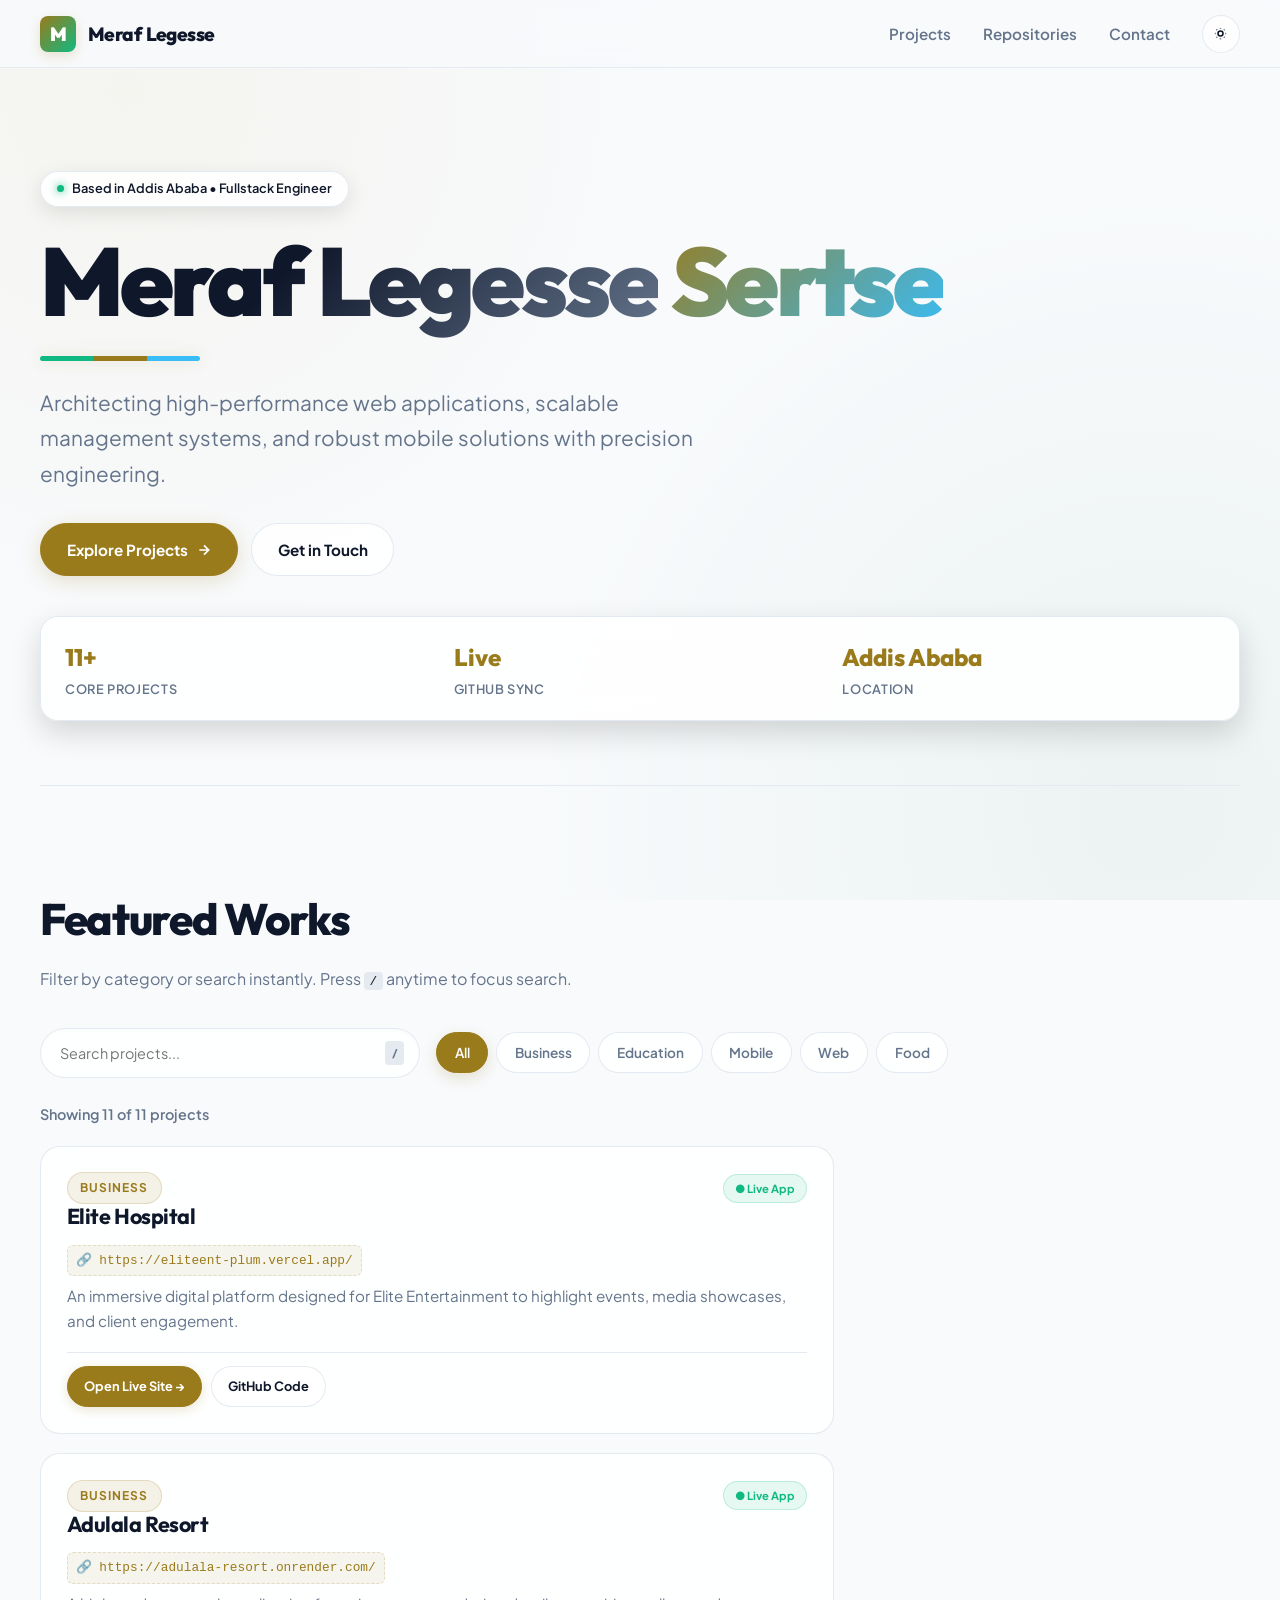
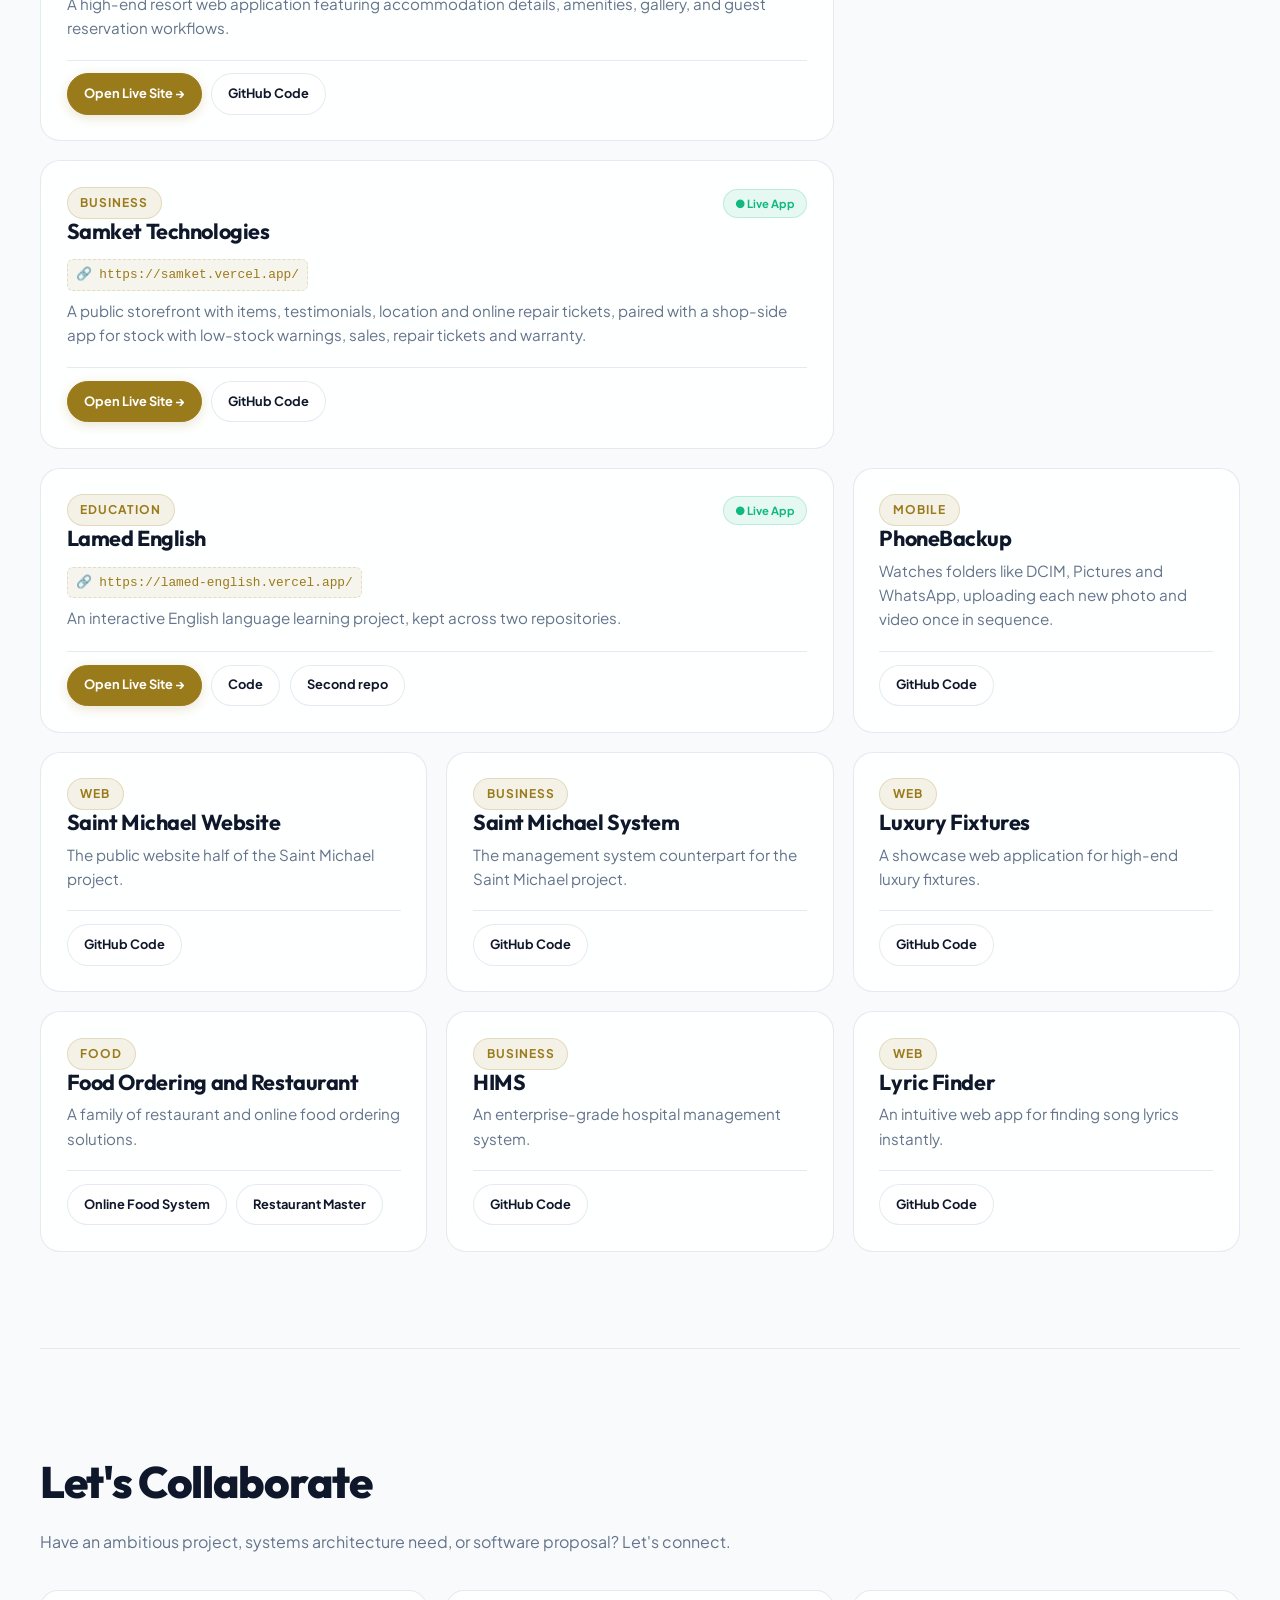
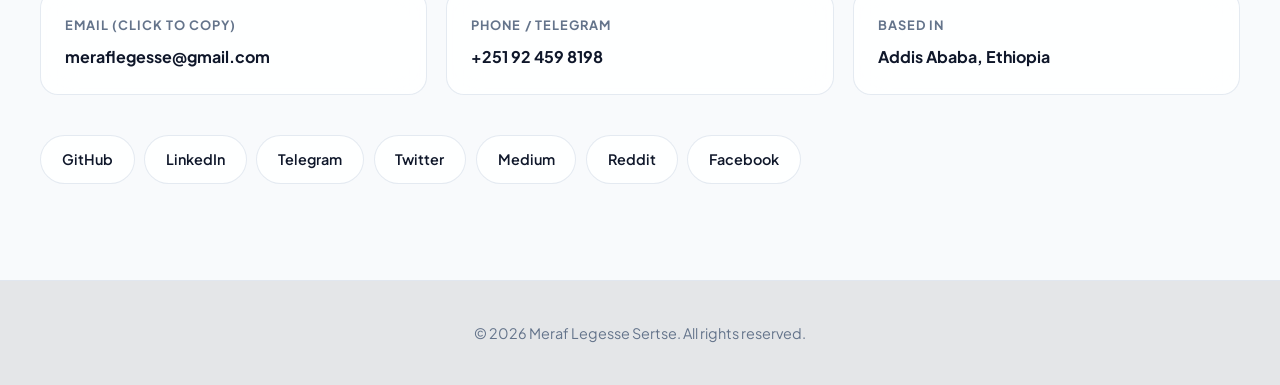
<file: index.html>
<!doctype html>
<html lang="en">
  <head>
    <meta charset="utf-8" />
    <title>Meraf Legesse Sertse | Fullstack Engineer & Systems Architect</title>
    <meta name="viewport" content="width=device-width, initial-scale=1" />
    <meta
      name="description"
      content="Meraf Legesse Sertse (mafi) is a fullstack developer in Addis Ababa, Ethiopia. Explore high-performance web applications, management systems, and mobile solutions."
    />
    <meta name="theme-color" content="#07090E" />
    <link rel="canonical" href="https://meraf.github.io/" />
    <link rel="icon" href="favicons.svg" type="image/svg+xml" />
    <meta
      property="og:title"
      content="Meraf Legesse Sertse | Fullstack Engineer"
    />
    <meta
      property="og:description"
      content="Websites, enterprise management systems, and mobile apps built in Addis Ababa. Explore live deployments & repositories."
    />
    <meta property="og:type" content="website" />
    <meta property="og:url" content="https://meraf.github.io/" />
    <script type="application/ld+json">
      {
        "@context": "https://schema.org",
        "@type": "Person",
        "name": "Meraf Legesse Sertse",
        "alternateName": "mafi",
        "jobTitle": "Fullstack Developer",
        "url": "https://meraf.github.io/",
        "email": "mailto:meraflegesse@gmail.com",
        "telephone": "+251924598198",
        "address": {
          "@type": "PostalAddress",
          "addressLocality": "Addis Ababa",
          "addressCountry": "ET"
        },
        "sameAs": [
          "https://github.com/meraf",
          "https://linkedin.com/in/meraf-legesse",
          "https://twitter.com/meraf_legesse",
          "https://medium.com/@meraflegesse",
          "https://t.me/meraf_legesse"
        ]
      }
    </script>
    <script>
      try {
        var t =
          localStorage.getItem("t") ||
          (matchMedia("(prefers-color-scheme:light)").matches
            ? "light"
            : "dark");
      } catch (e) {
        t = "dark";
      }
      document.documentElement.dataset.theme = t;
    </script>
    <link rel="preconnect" href="https://fonts.googleapis.com" />
    <link rel="preconnect" href="https://fonts.gstatic.com" crossorigin />
    <link
      rel="stylesheet"
      href="https://fonts.googleapis.com/css2?family=Plus+Jakarta+Sans:wght@400;500;600;700&family=Outfit:wght@600;700;800;900&display=swap"
    />
    <style>
      :root {
        --bg: #07090e;
        --bg-glow:
          radial-gradient(
            circle at 10% 10%,
            rgba(212, 175, 55, 0.07) 0%,
            transparent 40%
          ),
          radial-gradient(
            circle at 90% 90%,
            rgba(16, 185, 129, 0.06) 0%,
            transparent 45%
          );
        --sf: rgba(15, 20, 32, 0.75);
        --sf-hover: rgba(22, 29, 46, 0.9);
        --ln: rgba(40, 50, 75, 0.6);
        --ln-hover: rgba(212, 175, 25, 0.5);
        --tx: #f3f4f6;
        --mu: #9ca3af;
        --ac: #d4af37;
        --ac-rgb: 212, 175, 55;
        --ac-glow: rgba(212, 175, 55, 0.25);
        --oa: #07090e;
        color-scheme: dark;
      }
      :root[data-theme="light"] {
        --bg: #f8fafc;
        --bg-glow:
          radial-gradient(
            circle at 10% 10%,
            rgba(180, 140, 20, 0.05) 0%,
            transparent 40%
          ),
          radial-gradient(
            circle at 90% 90%,
            rgba(11, 107, 58, 0.05) 0%,
            transparent 45%
          );
        --sf: rgba(255, 255, 255, 0.85);
        --sf-hover: rgba(255, 255, 255, 1);
        --ln: rgba(226, 232, 240, 0.9);
        --ln-hover: rgba(180, 140, 20, 0.5);
        --tx: #0f172a;
        --mu: #64748b;
        --ac: #9a7b1c;
        --ac-rgb: 154, 123, 28;
        --ac-glow: rgba(154, 123, 28, 0.2);
        --oa: #ffffff;
        color-scheme: light;
      }
      * {
        box-sizing: border-box;
      }
      html {
        scroll-behavior: smooth;
        scroll-padding-top: 5rem;
      }
      body {
        margin: 0;
        width: 100%;
        max-width: 100vw;
        overflow-x: hidden;
        background: var(--bg);
        background-image: var(--bg-glow);
        background-attachment: fixed;
        color: var(--tx);
        font:
          400 1rem/1.7 "Plus Jakarta Sans",
          system-ui,
          sans-serif;
        -webkit-text-size-adjust: 100%;
      }
      a {
        color: inherit;
        text-decoration: none;
      }
      h1,
      h2,
      h3 {
        font-family: "Outfit", system-ui, sans-serif;
        margin: 0;
      }
      .wrap {
        width: min(1200px, 100% - 1.5rem);
        margin-inline: auto;
      }
      :focus-visible {
        outline: 3px solid var(--ac);
        outline-offset: 3px;
      }

      #progress {
        position: fixed;
        top: 0;
        left: 0;
        height: 3px;
        background: linear-gradient(90deg, var(--ac), #10b981);
        width: 0%;
        z-index: 1000;
        transition: width 0.1s linear;
      }

      /* Ultra-Slim Responsive Navbar */
      .nav {
        position: sticky;
        top: 0;
        z-index: 100;
        background: color-mix(in srgb, var(--bg) 85%, transparent);
        backdrop-filter: blur(20px);
        -webkit-backdrop-filter: blur(20px);
        border-bottom: 1px solid var(--ln);
        transition: border-color 0.3s;
      }
      .nav .wrap {
        display: flex;
        align-items: center;
        justify-content: space-between;
        height: 4.2rem;
        gap: 0.5rem;
      }
      .logo-badge {
        display: flex;
        align-items: center;
        gap: 0.5rem;
        font:
          800 0.95rem "Outfit",
          sans-serif;
        letter-spacing: -0.03em;
        white-space: nowrap;
        margin-right: auto;
      }
      .logo-icon {
        width: 30px;
        height: 30px;
        border-radius: 8px;
        background: linear-gradient(135deg, var(--ac), #10b981);
        display: grid;
        place-content: center;
        color: var(--oa);
        font-weight: 900;
        box-shadow: 0 4px 12px var(--ac-glow);
      }

      .nav-right {
        display: flex;
        align-items: center;
        gap: 1rem;
        margin-left: auto;
      }
      .nav-links {
        display: flex;
        align-items: center;
        gap: 0.8rem;
      }
      .nav-links a {
        color: var(--mu);
        font-weight: 600;
        font-size: 0.825rem;
        transition: color 0.2s;
        white-space: nowrap;
      }
      .nav-links a:hover {
        color: var(--tx);
      }
      .nav-repos {
        display: none;
      } /* Hidden on small mobile screens */

      #th {
        width: 34px;
        height: 34px;
        border-radius: 50%;
        background: var(--sf);
        border: 1px solid var(--ln);
        color: var(--tx);
        display: grid;
        place-content: center;
        cursor: pointer;
        padding: 0;
        transition: all 0.2s;
        flex-shrink: 0;
      }
      #th:hover {
        border-color: var(--ac);
        background: var(--sf-hover);
      }

      @media (min-width: 480px) {
        .logo-badge {
          font-size: 1.1rem;
          gap: 0.75rem;
        }
        .logo-icon {
          width: 36px;
          height: 36px;
        }
        .nav-repos {
          display: inline;
        } /* Appears on screens 480px and wider */
        .nav-links {
          gap: 1.4rem;
        }
        .nav-links a {
          font-size: 0.9rem;
        }
        .nav-right {
          gap: 1.4rem;
        }
      }

      @media (min-width: 768px) {
        .logo-badge {
          font-size: 1.2rem;
        }
        .nav-links {
          gap: 2rem;
        }
        .nav-links a {
          font-size: 0.95rem;
        }
        .nav-right {
          gap: 2rem;
        }
        #th {
          width: 38px;
          height: 38px;
        }
      }

      .hero {
        padding: clamp(3rem, 8vw, 8rem) 0 clamp(2.5rem, 5vw, 4rem);
        position: relative;
      }
      .status-pill {
        display: inline-flex;
        align-items: center;
        gap: 0.5rem;
        padding: 0.4rem 1rem;
        border-radius: 999px;
        background: var(--sf);
        border: 1px solid var(--ln);
        font-size: 0.8rem;
        font-weight: 600;
        margin-bottom: 1.5rem;
        box-shadow: 0 6px 20px rgba(0, 0, 0, 0.1);
        max-width: 100%;
        overflow: hidden;
        text-overflow: ellipsis;
        white-space: nowrap;
      }
      .status-dot {
        width: 7px;
        height: 7px;
        border-radius: 50%;
        background: #10b981;
        box-shadow: 0 0 8px #10b981;
        animation: pulse 2s infinite;
        flex-shrink: 0;
      }
      @keyframes pulse {
        0% {
          opacity: 1;
        }
        50% {
          opacity: 0.3;
        }
        100% {
          opacity: 1;
        }
      }
      .hero h1 {
        font-weight: 900;
        font-size: clamp(2.4rem, 8.5vw, 6rem);
        line-height: 1.05;
        letter-spacing: -0.04em;
        margin-bottom: 1.2rem;
        word-break: break-word;
      }
      .hero h1 span {
        background: linear-gradient(135deg, var(--tx) 40%, var(--mu));
        -webkit-background-clip: text;
        -webkit-text-fill-color: transparent;
      }
      .hero h1 span.highlight {
        background: linear-gradient(135deg, var(--ac), #38bdf8);
        -webkit-background-clip: text;
        -webkit-text-fill-color: transparent;
      }
      .stripe {
        display: block;
        height: 5px;
        width: 160px;
        margin: 1.5rem 0;
        border-radius: 3px;
        background: linear-gradient(
          90deg,
          #10b981 0 33.3%,
          var(--ac) 33.3% 66.6%,
          #38bdf8 66.6%
        );
        box-shadow: 0 0 15px var(--ac-glow);
      }
      .lead {
        font-size: clamp(1.05rem, 2.2vw, 1.3rem);
        color: var(--mu);
        max-width: 44ch;
        margin: 0 0 2rem;
        line-height: 1.7;
      }
      .cta-group {
        display: flex;
        flex-wrap: wrap;
        gap: 0.8rem;
        align-items: center;
        margin-bottom: 2.5rem;
      }
      .btn {
        display: inline-flex;
        align-items: center;
        justify-content: center;
        gap: 0.5rem;
        padding: 0.8rem 1.6rem;
        border-radius: 999px;
        background: var(--ac);
        color: var(--oa);
        font-weight: 700;
        text-decoration: none;
        border: 1px solid var(--ac);
        box-shadow: 0 5px 20px var(--ac-glow);
        transition: all 0.3s cubic-bezier(0.16, 1, 0.3, 1);
        font-size: 0.95rem;
      }
      .btn:hover {
        transform: translateY(-2px);
        box-shadow: 0 8px 25px var(--ac-glow);
      }
      .btn.ghost {
        background: var(--sf);
        color: var(--tx);
        border-color: var(--ln);
        box-shadow: none;
      }
      .btn.ghost:hover {
        border-color: var(--ac);
        background: var(--sf-hover);
      }

      .stats-bar {
        display: grid;
        grid-template-columns: repeat(auto-fit, minmax(140px, 1fr));
        gap: 1rem;
        padding: 1.2rem 1.5rem;
        border-radius: 18px;
        background: var(--sf);
        border: 1px solid var(--ln);
        backdrop-filter: blur(16px);
        box-shadow: 0 12px 30px rgba(0, 0, 0, 0.15);
      }
      .stat-item {
        display: flex;
        flex-direction: column;
        gap: 0.1rem;
      }
      .stat-num {
        font-family: "Outfit", sans-serif;
        font-size: 1.5rem;
        font-weight: 800;
        color: var(--ac);
      }
      .stat-lbl {
        font-size: 0.8rem;
        font-weight: 600;
        color: var(--mu);
        text-transform: uppercase;
        letter-spacing: 0.05em;
      }

      section {
        padding: clamp(4rem, 8vw, 6rem) 0;
        border-top: 1px solid var(--ln);
      }
      h2 {
        font-weight: 800;
        font-size: clamp(2rem, 4vw, 2.75rem);
        letter-spacing: -0.03em;
        margin-bottom: 0.5rem;
      }
      .sub {
        color: var(--mu);
        max-width: 58ch;
        margin: 0 0 2.2rem;
        font-size: 1rem;
      }

      .tools {
        display: flex;
        flex-wrap: wrap;
        gap: 1rem;
        align-items: center;
        margin-bottom: 1.5rem;
      }
      .search-wrapper {
        position: relative;
        flex: 1 1 240px;
        max-width: 380px;
      }
      #q {
        width: 100%;
        font: inherit;
        font-size: 0.9rem;
        color: var(--tx);
        background: var(--sf);
        border: 1px solid var(--ln);
        border-radius: 999px;
        padding: 0.75rem 2.8rem 0.75rem 1.2rem;
        transition: all 0.25s;
        box-shadow: inset 0 2px 4px rgba(0, 0, 0, 0.02);
      }
      #q:focus {
        border-color: var(--ac);
        background: var(--sf-hover);
        box-shadow: 0 0 0 4px var(--ac-glow);
      }
      .kbd-hint {
        position: absolute;
        right: 1rem;
        top: 50%;
        transform: translateY(-50%);
        background: var(--ln);
        color: var(--mu);
        font-size: 0.7rem;
        font-weight: 700;
        padding: 0.15rem 0.4rem;
        border-radius: 4px;
        pointer-events: none;
      }
      #chips {
        display: flex;
        flex-wrap: wrap;
        gap: 0.5rem;
      }
      #chips button {
        font: inherit;
        font-size: 0.85rem;
        font-weight: 600;
        cursor: pointer;
        color: var(--mu);
        background: var(--sf);
        border: 1px solid var(--ln);
        border-radius: 999px;
        padding: 0.5rem 1.1rem;
        transition: all 0.25s;
      }
      #chips button:hover {
        color: var(--tx);
        border-color: var(--ln-hover);
      }
      #chips button[aria-pressed="true"] {
        background: var(--ac);
        color: var(--oa);
        border-color: var(--ac);
        box-shadow: 0 5px 15px var(--ac-glow);
      }
      #count {
        color: var(--mu);
        margin: 0 0 1.2rem;
        font-size: 0.9rem;
        font-weight: 600;
      }

      /* Bento Grid Cards - Fully Responsive */
      #grid {
        display: grid;
        gap: 1.2rem;
        grid-template-columns: repeat(auto-fill, minmax(min(100%, 300px), 1fr));
      }
      .card {
        box-sizing: border-box;
        display: flex;
        flex-direction: column;
        justify-content: space-between;
        gap: 1.2rem;
        min-height: 240px;
        padding: 1.6rem;
        border: 1px solid var(--ln);
        border-radius: 20px;
        background: var(--sf);
        backdrop-filter: blur(16px);
        transition: all 0.3s cubic-bezier(0.16, 1, 0.3, 1);
        position: relative;
        overflow: hidden;
        word-break: break-word;
      }
      .card::before {
        content: "";
        position: absolute;
        inset: 0;
        background: radial-gradient(
          600px circle at var(--mouse-x, 0) var(--mouse-y, 0),
          rgba(212, 175, 55, 0.08),
          transparent 40%
        );
        opacity: 0;
        transition: opacity 0.3s;
        pointer-events: none;
      }
      .card:hover {
        border-color: var(--ln-hover);
        transform: translateY(-4px);
        box-shadow: 0 15px 30px rgba(0, 0, 0, 0.2);
      }
      .card:hover::before {
        opacity: 1;
      }
      .card-top {
        display: flex;
        align-items: center;
        justify-content: space-between;
        flex-wrap: wrap;
        gap: 0.5rem;
      }
      .card h3 {
        font-size: 1.35rem;
        line-height: 1.2;
        font-weight: 700;
        letter-spacing: -0.02em;
        margin-bottom: 0.4rem;
      }
      .card p {
        margin: 0;
        color: var(--mu);
        font-size: 0.95rem;
        line-height: 1.6;
      }
      .url-display {
        display: inline-block;
        font-size: 0.8rem;
        font-family: monospace;
        color: var(--ac);
        background: rgba(var(--ac-rgb), 0.08);
        padding: 0.25rem 0.5rem;
        border-radius: 6px;
        margin: 0.5rem 0;
        word-break: break-all;
        border: 1px dashed rgba(var(--ac-rgb), 0.2);
      }
      .card.big {
        grid-column: span 1;
      }
      @media (min-width: 768px) {
        .card.big {
          grid-column: span 2;
        }
      }
      .cat {
        display: inline-flex;
        align-items: center;
        gap: 0.4rem;
        font-size: 0.75rem;
        font-weight: 700;
        text-transform: uppercase;
        letter-spacing: 0.08em;
        color: var(--ac);
        background: rgba(var(--ac-rgb), 0.1);
        padding: 0.3rem 0.8rem;
        border-radius: 999px;
        border: 1px solid rgba(var(--ac-rgb), 0.2);
      }
      .live-indicator {
        display: inline-flex;
        align-items: center;
        gap: 0.3rem;
        font-size: 0.7rem;
        font-weight: 700;
        color: #10b981;
        background: rgba(16, 185, 129, 0.1);
        padding: 0.25rem 0.7rem;
        border-radius: 999px;
        border: 1px solid rgba(16, 185, 129, 0.2);
      }
      .card-actions {
        display: flex;
        flex-wrap: wrap;
        gap: 0.6rem;
        margin-top: auto;
        padding-top: 0.8rem;
        border-top: 1px solid var(--ln);
      }
      .btn-card {
        display: inline-flex;
        align-items: center;
        justify-content: center;
        gap: 0.4rem;
        padding: 0.55rem 1rem;
        border-radius: 999px;
        font-size: 0.8rem;
        font-weight: 700;
        text-decoration: none;
        transition: all 0.2s;
        white-space: nowrap;
      }
      .btn-card.primary {
        background: var(--ac);
        color: var(--oa);
        border: 1px solid var(--ac);
        box-shadow: 0 3px 12px var(--ac-glow);
      }
      .btn-card.primary:hover {
        transform: translateY(-1px);
        box-shadow: 0 5px 15px var(--ac-glow);
      }
      .btn-card.ghost {
        background: var(--sf);
        color: var(--tx);
        border: 1px solid var(--ln);
      }
      .btn-card.ghost:hover {
        border-color: var(--ac);
        background: var(--sf-hover);
      }

      #none {
        color: var(--mu);
        padding: 3rem 0;
        text-align: center;
        font-size: 1.05rem;
      }

      .rl {
        list-style: none;
        margin: 0;
        padding: 0;
        display: grid;
        gap: 1.2rem;
        grid-template-columns: repeat(auto-fill, minmax(min(100%, 300px), 1fr));
      }
      .rl a {
        display: flex;
        flex-direction: column;
        gap: 0.7rem;
        height: 100%;
        padding: 1.5rem;
        border: 1px solid var(--ln);
        border-radius: 18px;
        background: var(--sf);
        backdrop-filter: blur(16px);
        text-decoration: none;
        transition: all 0.3s;
        word-break: break-word;
      }
      .rl a:hover {
        border-color: var(--ln-hover);
        transform: translateY(-3px);
        box-shadow: 0 12px 25px rgba(0, 0, 0, 0.15);
      }
      .rl b {
        font-family: "Outfit", sans-serif;
        font-size: 1.15rem;
        letter-spacing: -0.01em;
      }
      .rl span {
        color: var(--mu);
        font-size: 0.9rem;
        display: -webkit-box;
        -webkit-line-clamp: 2;
        -webkit-box-orient: vertical;
        overflow: hidden;
        flex-grow: 1;
      }
      .rl i {
        display: flex;
        align-items: center;
        justify-content: space-between;
        font-style: normal;
        color: var(--mu);
        font-size: 0.8rem;
        margin-top: auto;
        padding-top: 0.8rem;
        border-top: 1px solid var(--ln);
      }
      .rl em {
        background: rgba(var(--ac-rgb), 0.1);
        color: var(--ac);
        padding: 0.2rem 0.6rem;
        border-radius: 6px;
        font-style: normal;
        font-weight: 700;
      }
      .err {
        color: var(--mu);
        padding: 2rem 0;
      }

      .cg {
        display: grid;
        gap: 1.2rem;
        grid-template-columns: repeat(auto-fit, minmax(min(100%, 280px), 1fr));
        margin-bottom: 2.5rem;
      }
      .cg > * {
        display: flex;
        flex-direction: column;
        gap: 0.4rem;
        margin: 0;
        padding: 1.5rem;
        border: 1px solid var(--ln);
        border-radius: 18px;
        background: var(--sf);
        backdrop-filter: blur(16px);
        text-decoration: none;
        word-break: break-word;
        transition: all 0.3s;
      }
      .cg a:hover,
      .copy-box:hover {
        border-color: var(--ln-hover);
        transform: translateY(-2px);
        box-shadow: 0 10px 25px rgba(0, 0, 0, 0.1);
      }
      .copy-box {
        cursor: pointer;
        position: relative;
      }
      .copy-feedback {
        position: absolute;
        top: 1rem;
        right: 1rem;
        background: var(--ac);
        color: var(--oa);
        font-size: 0.7rem;
        font-weight: 800;
        padding: 0.2rem 0.5rem;
        border-radius: 4px;
        opacity: 0;
        transition: opacity 0.2s;
      }
      .cg small {
        color: var(--mu);
        font-size: 0.8rem;
        font-weight: 700;
        text-transform: uppercase;
        letter-spacing: 0.08em;
      }
      .cg span,
      .cg a {
        font-weight: 700;
        font-size: 1rem;
      }
      .soc {
        list-style: none;
        margin: 0;
        padding: 0;
        display: flex;
        flex-wrap: wrap;
        gap: 0.6rem;
      }
      .soc a {
        display: inline-flex;
        align-items: center;
        gap: 0.5rem;
        padding: 0.7rem 1.3rem;
        border: 1px solid var(--ln);
        border-radius: 999px;
        background: var(--sf);
        font-weight: 600;
        font-size: 0.9rem;
        transition: all 0.25s;
      }
      .soc a:hover {
        border-color: var(--ac);
        background: var(--sf-hover);
        transform: translateY(-2px);
        box-shadow: 0 6px 15px var(--ac-glow);
      }

      footer {
        border-top: 1px solid var(--ln);
        padding: 2.5rem 0;
        color: var(--mu);
        font-size: 0.9rem;
        background: color-mix(in srgb, var(--bg) 92%, #000 8%);
      }
      footer .wrap {
        display: flex;
        flex-wrap: wrap;
        align-items: center;
        justify-content: space-between;
        gap: 1rem;
      }

      @media (prefers-reduced-motion: reduce) {
        * {
          animation: none !important;
          transition: none !important;
          scroll-behavior: auto !important;
        }
      }
    </style>
  </head>
  <body>
    <div id="progress"></div>

    <nav class="nav">
      <div class="wrap">
        <a href="#" class="logo-badge">
          <div class="logo-icon">M</div>
          <span>Meraf Legesse</span>
        </a>
        <div class="nav-right">
          <div class="nav-links">
            <a href="#projects">Projects</a>
            <a href="#repos" class="nav-repos">Repositories</a>
            <a href="#contact">Contact</a>
          </div>
          <button id="th" type="button" aria-label="Toggle theme">
            <svg
              width="15"
              height="15"
              viewBox="0 0 24 24"
              fill="none"
              stroke="currentColor"
              stroke-width="2.5"
            >
              <path
                d="M12 3v1m0 16v1m9-9h-1M4 12H3m15.364 6.364l-.707-.707M6.343 6.343l-.707-.707m12.728 0l-.707.707M6.343 17.657l-.707.707M16 12a4 4 0 11-8 0 4 4 0 018 0z"
              />
            </svg>
          </button>
        </div>
      </div>
    </nav>

    <header class="hero wrap">
      <div class="status-pill">
        <span class="status-dot"></span>
        <span>Based in Addis Ababa • Fullstack Engineer</span>
      </div>
      <h1><span>Meraf Legesse</span><span class="highlight"> Sertse</span></h1>
      <i class="stripe"></i>
      <p class="lead">
        Architecting high-performance web applications, scalable management
        systems, and robust mobile solutions with precision engineering.
      </p>
      <div class="cta-group">
        <a class="btn" href="#projects">
          <span>Explore Projects</span>
          <svg
            width="16"
            height="16"
            viewBox="0 0 24 24"
            fill="none"
            stroke="currentColor"
            stroke-width="2.5"
          >
            <path d="M5 12h14m-7-7l7 7-7 7" />
          </svg>
        </a>
        <a class="btn ghost" href="#contact">Get in Touch</a>
      </div>

      <div class="stats-bar" id="statsBar">
        <div class="stat-item">
          <span class="stat-num" id="repoCountStat">11+</span>
          <span class="stat-lbl">Core Projects</span>
        </div>
        <div class="stat-item">
          <span class="stat-num" id="githubStarsStat">Live</span>
          <span class="stat-lbl">GitHub Sync</span>
        </div>
        <div class="stat-item">
          <span class="stat-num">Addis Ababa</span>
          <span class="stat-lbl">Location</span>
        </div>
      </div>
    </header>

    <main>
      <section id="projects" class="wrap">
        <h2>Featured Works</h2>
        <p class="sub">
          Filter by category or search instantly. Press
          <kbd
            style="
              background: var(--ln);
              padding: 0.1rem 0.35rem;
              border-radius: 4px;
              color: var(--tx);
              font-size: 0.8rem;
            "
            >/</kbd
          >
          anytime to focus search.
        </p>
        <div class="tools">
          <div class="search-wrapper">
            <input
              id="q"
              type="search"
              placeholder="Search projects..."
              aria-label="Search projects"
            />
            <span class="kbd-hint">/</span>
          </div>
          <div id="chips"></div>
        </div>
        <p id="count" aria-live="polite"></p>
        <div id="grid"></div>
        <p id="none" hidden>
          No projects match your search query. Try clearing filters or resetting
          search.
        </p>
        <noscript
          ><p>
            <a
              href="https://github.com/meraf?tab=repositories"
              target="_blank"
              rel="noopener"
              >Browse all projects directly on GitHub</a
            >
          </p></noscript
        >
      </section>

      <!-- <section id="repos" class="wrap">
        <h2>Public Repositories</h2>
        <p class="sub" id="rc">
          Fetching live public repositories from GitHub...
        </p>
        <ul class="rl" id="rl"></ul>
      </section> -->

      <section id="contact" class="wrap">
        <h2>Let's Collaborate</h2>
        <p class="sub">
          Have an ambitious project, systems architecture need, or software
          proposal? Let's connect.
        </p>
        <div class="cg">
          <div class="copy-box" id="copyEmailBtn" title="Click to copy email">
            <span class="copy-feedback" id="copyFeedback">Copied!</span>
            <small>Email (Click to Copy)</small>
            <span>meraflegesse@gmail.com</span>
          </div>
          <a href="tel:+251924598198">
            <small>Phone / Telegram</small>
            <span>+251 92 459 8198</span>
          </a>
          <div>
            <small>Based In</small>
            <span>Addis Ababa, Ethiopia</span>
          </div>
        </div>
        <ul class="soc">
          <li>
            <a href="https://github.com/meraf" target="_blank" rel="noopener"
              >GitHub</a
            >
          </li>
          <li>
            <a
              href="https://linkedin.com/in/meraf-legesse"
              target="_blank"
              rel="noopener"
              >LinkedIn</a
            >
          </li>
          <li>
            <a href="https://t.me/meraf_legesse" target="_blank" rel="noopener"
              >Telegram</a
            >
          </li>
          <li>
            <a
              href="https://twitter.com/meraf_legesse"
              target="_blank"
              rel="noopener"
              >Twitter</a
            >
          </li>
          <li>
            <a
              href="https://medium.com/@meraflegesse"
              target="_blank"
              rel="noopener"
              >Medium</a
            >
          </li>
          <li>
            <a
              href="https://www.reddit.com/user/Meraf_Legesse"
              target="_blank"
              rel="noopener"
              >Reddit</a
            >
          </li>
          <li>
            <a
              href="https://www.facebook.com/mafilegesse1"
              target="_blank"
              rel="noopener"
              >Facebook</a
            >
          </li>
        </ul>
      </section>
    </main>
    <footer
      style="
        display: flex;
        justify-content: center;
        align-items: center;
        text-align: center;
        width: 100%;
      "
    >
      <div class="">
        <span
          >© <span id="yr">2026</span> Meraf Legesse Sertse. All rights
          reserved.</span
        >
      </div>
    </footer>

    <script>
      const P = [
        {
          n: "Elite Hospital",
          c: "Business",
          s: 1,
          r: [["Code", "elite-ent"]],
          live: "https://eliteent-plum.vercel.app/",
          d: "Modern web platform for Elite Entertainment showcasing events and services.",
          l: "An immersive digital platform designed for Elite Entertainment to highlight events, media showcases, and client engagement.",
        },
        {
          n: "Adulala Resort",
          c: "Business",
          s: 1,
          r: [["Code", "adulala-resort"]],
          live: "https://adulala-resort.onrender.com/",
          d: "Official web platform and booking portal for Adulala Resort.",
          l: "A high-end resort web application featuring accommodation details, amenities, gallery, and guest reservation workflows.",
        },
        {
          n: "Samket Technologies",
          c: "Business",
          s: 1,
          r: [["Code", "SamketTechnologies"]],
          live: "https://samket.vercel.app/",
          d: "Website and shop system for a computer and mobile sales and repair business.",
          l: "A public storefront with items, testimonials, location and online repair tickets, paired with a shop-side app for stock with low-stock warnings, sales, repair tickets and warranty.",
        },
        {
          n: "Lamed English",
          c: "Education",
          s: 1,
          r: [
            ["Code", "Lamed-English"],
            ["Second repo", "lamed_english"],
          ],
          live: "https://lamed-english.vercel.app/",
          d: "English language learning project.",
          l: "An interactive English language learning project, kept across two repositories.",
        },
        {
          n: "PhoneBackup",
          c: "Mobile",
          r: [["Code", "PhoneBackup"]],
          live: "",
          d: "Android app that backs up new photos and videos to a private Telegram channel.",
          l: "Watches folders like DCIM, Pictures and WhatsApp, uploading each new photo and video once in sequence.",
        },
        {
          n: "Saint Michael Website",
          c: "Web",
          r: [["Code", "Saint-Michale-Website"]],
          live: "",
          d: "Public website for Saint Michael.",
          l: "The public website half of the Saint Michael project.",
        },
        {
          n: "Saint Michael System",
          c: "Business",
          r: [["Code", "Saint-Michale-System"]],
          live: "",
          d: "Management system built alongside the Saint Michael website.",
          l: "The management system counterpart for the Saint Michael project.",
        },
        {
          n: "Luxury Fixtures",
          c: "Web",
          r: [["Code", "luxury-fixtures"]],
          live: "",
          d: "Website for a luxury fixtures brand.",
          l: "A showcase web application for high-end luxury fixtures.",
        },
        {
          n: "Food Ordering and Restaurant",
          c: "Food",
          r: [
            ["Online Food System", "Online-Food-Ordering-System"],
            ["Restaurant Master", "online-food-and-restaurant-master"],
          ],
          live: "",
          d: "Restaurant and online food ordering systems in multiple versions.",
          l: "A family of restaurant and online food ordering solutions.",
        },
        {
          n: "HIMS",
          c: "Business",
          r: [["Code", "HIMS"]],
          live: "",
          d: "A fast, flexible and simple hospital management system.",
          l: "An enterprise-grade hospital management system.",
        },
        {
          n: "Lyric Finder",
          c: "Web",
          r: [["Code", "LyricFinder-"]],
          live: "",
          d: "An intuitive demo song and lyric finder.",
          l: "An intuitive web app for finding song lyrics instantly.",
        },
      ];

      const $ = (s) => document.querySelector(s),
        G = "https://github.com/meraf/",
        R = document.documentElement;
      let cat = "All",
        term = "";
      const cats = ["All", ...new Set(P.map((p) => p.c))];

      $("#chips").innerHTML = cats
        .map(
          (c) =>
            `<button type="button" aria-pressed="${c === "All"}">${c}</button>`,
        )
        .join("");

      function draw() {
        const L = P.filter(
          (p) =>
            (cat === "All" || p.c === cat) &&
            (p.n + " " + p.d + " " + p.c).toLowerCase().includes(term),
        );
        $("#grid").innerHTML = L.map(
          (p) => `
  <article class="card${p.s ? " big" : ""}">
    <div>
      <div class="card-top">
        <span class="cat">${p.c}</span>
        ${p.live ? '<span class="live-indicator">● Live App</span>' : ""}
      </div>
      <div>
        <h3>${p.n}</h3>
        ${p.live ? `<a href="${p.live}" target="_blank" rel="noopener" class="url-display">🔗 ${p.live}</a>` : ""}
        <p>${p.l || p.d}</p>
      </div>
    </div>
    <div class="card-actions">
      ${p.live ? `<a class="btn-card primary" href="${p.live}" target="_blank" rel="noopener">Open Live Site →</a>` : ""}
      ${p.r.map(([t, r]) => `<a class="btn-card ghost" href="${G + r}" target="_blank" rel="noopener">${p.r.length > 1 ? t : "GitHub Code"}</a>`).join("")}
    </div>
  </article>`,
        ).join("");

        $("#none").hidden = L.length > 0;
        $("#count").textContent = `Showing ${L.length} of ${P.length} projects`;

        document.querySelectorAll(".card").forEach((card) => {
          card.onmousemove = (e) => {
            const rect = card.getBoundingClientRect();
            card.style.setProperty("--mouse-x", `${e.clientX - rect.left}px`);
            card.style.setProperty("--mouse-y", `${e.clientY - rect.top}px`);
          };
        });
      }

      $("#chips").onclick = (e) => {
        const b = e.target.closest("button");
        if (!b) return;
        cat = b.textContent;
        [...$("#chips").children].forEach((x) =>
          x.setAttribute("aria-pressed", x === b),
        );
        draw();
      };

      $("#q").oninput = (e) => {
        term = e.target.value.trim().toLowerCase();
        draw();
      };

      window.addEventListener("keydown", (e) => {
        if (e.key === "/" && document.activeElement !== $("#q")) {
          e.preventDefault();
          $("#q").focus();
        }
      });

      $("#copyEmailBtn").onclick = () => {
        navigator.clipboard.writeText("meraflegesse@gmail.com").then(() => {
          const fb = $("#copyFeedback");
          fb.style.opacity = "1";
          setTimeout(() => (fb.style.opacity = "0"), 1500);
        });
      };

      $("#th").onclick = () => {
        const t = R.dataset.theme === "light" ? "dark" : "light";
        R.dataset.theme = t;
        try {
          localStorage.setItem("t", t);
        } catch (e) {}
      };

      window.onscroll = () => {
        const h = document.documentElement;
        const st = h.scrollTop || document.body.scrollTop;
        const sh = h.scrollHeight - h.clientHeight;
        $("#progress").style.width = `${(st / sh) * 100}%`;
      };

      $("#yr").textContent = new Date().getFullYear();
      draw();

      let loaded = 0;
      function loadRepos() {
        if (loaded++) return;
        fetch(
          "https://api.github.com/users/meraf/repos?per_page=100&sort=pushed",
        )
          .then((r) => (r.ok ? r.json() : Promise.reject()))
          .then((a) => {
            $("#rc").textContent =
              `${a.length} public repositories fetched live from GitHub, newest activity first.`;
            $("#repoCountStat").textContent = `${a.length}+`;
            $("#githubStarsStat").textContent = "Synced";
            $("#rl").innerHTML = a
              .map(
                (r) => `
    <li>
      <a href="${esc(r.html_url)}" target="_blank" rel="noopener">
        <b>${esc(r.name)}</b>
        <span>${esc(r.description || "No description yet")}</span>
        <i><em>${esc(r.language || "Code")}</em><span>${new Date(r.pushed_at).toLocaleDateString("en", { month: "short", year: "numeric" })}</span></i>
      </a>
    </li>`,
              )
              .join("");
          })
          .catch(() => {
            $("#rc").innerHTML =
              'Unable to load GitHub repositories directly. <a href="https://github.com/meraf?tab=repositories" target="_blank" rel="noopener">View full repository list on GitHub →</a>';
          });
      }

      const esc = (s) =>
        String(s).replace(
          /[&<>"]/g,
          (c) => ({ "&": "&amp;", "<": "&lt;", ">": "&gt;", '"': "&quot;" })[c],
        );

      "IntersectionObserver" in window
        ? new IntersectionObserver(
            (e, o) => {
              if (e[0].isIntersecting) {
                loadRepos();
                o.disconnect();
              }
            },
            { rootMargin: "400px" },
          ).observe($("#repos"))
        : loadRepos();
    </script>
  </body>
</html>
</file>
